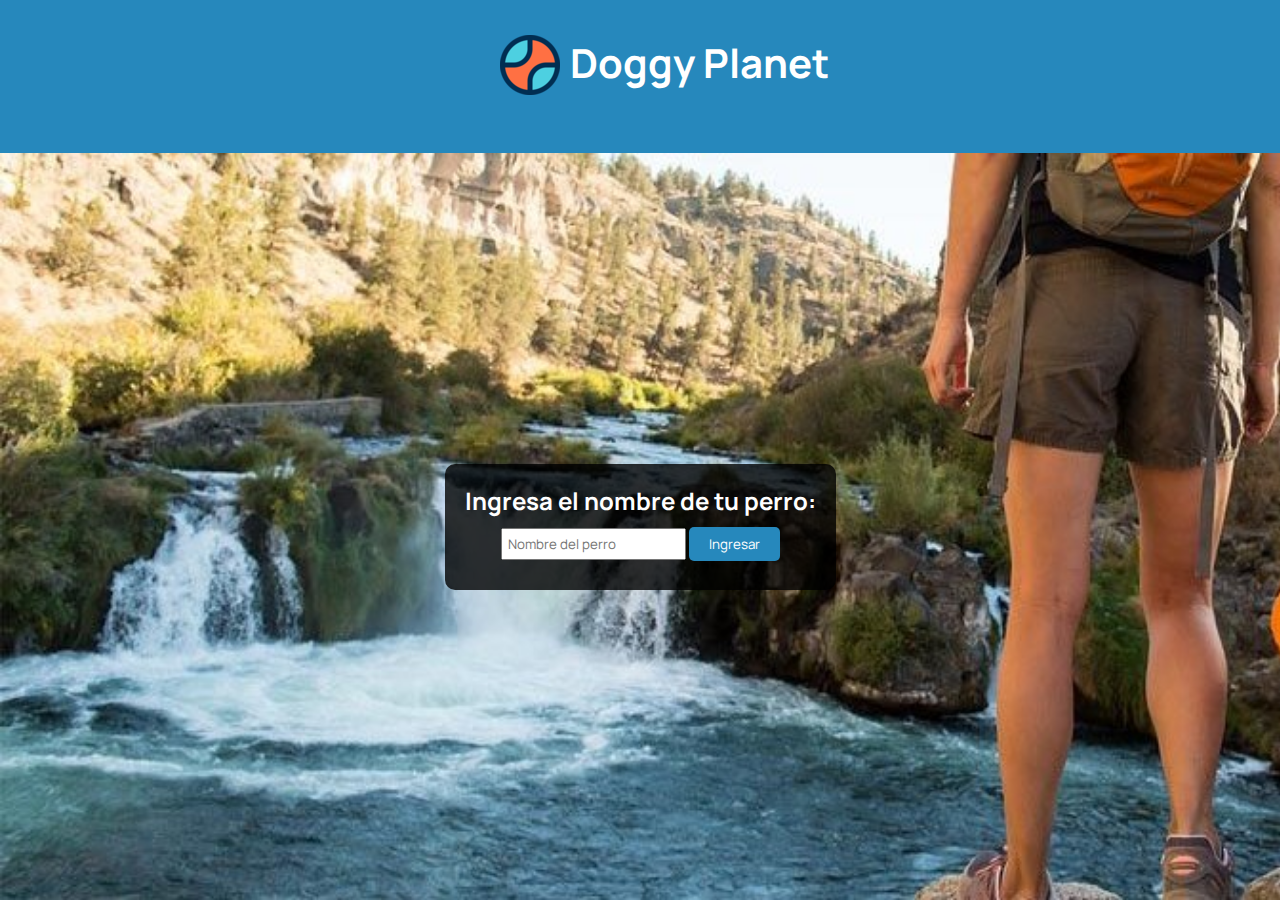
<file: index.html>
<!DOCTYPE html>
<html lang="en">
<head>
    <meta charset="UTF-8">
    <meta name="viewport" content="width=device-width, initial-scale=1.0">
    <link rel="icon" href="resources\icono.png" type="image/png">
    <link rel="stylesheet" type="text/css" href="index.css">
    <link rel="preconnect" href="https://fonts.googleapis.com">
    <link rel="preconnect" href="https://fonts.gstatic.com" crossorigin>
    <link href="https://fonts.googleapis.com/css2?family=Manrope&display=swap" rel="stylesheet">

    <title>Doggy Planet</title>
</head>
<body>
    <header>
        <section id="contenedor_pelota">
            <img src="resources/pelota2.png">
        </section>
        <h1>Doggy Planet</h1>
    </header>
    
    <div class="fondo">
        <div class="contenido">
            <h2>Ingresa el nombre de tu perro:</h2>
            <input type="text" id="nombre-perro" placeholder="Nombre del perro">
            <button id="btn-nombre">Ingresar</button>
        </div>
    </div>
    
    <script src="index.js"></script>
    
</body>
</html>
</file>
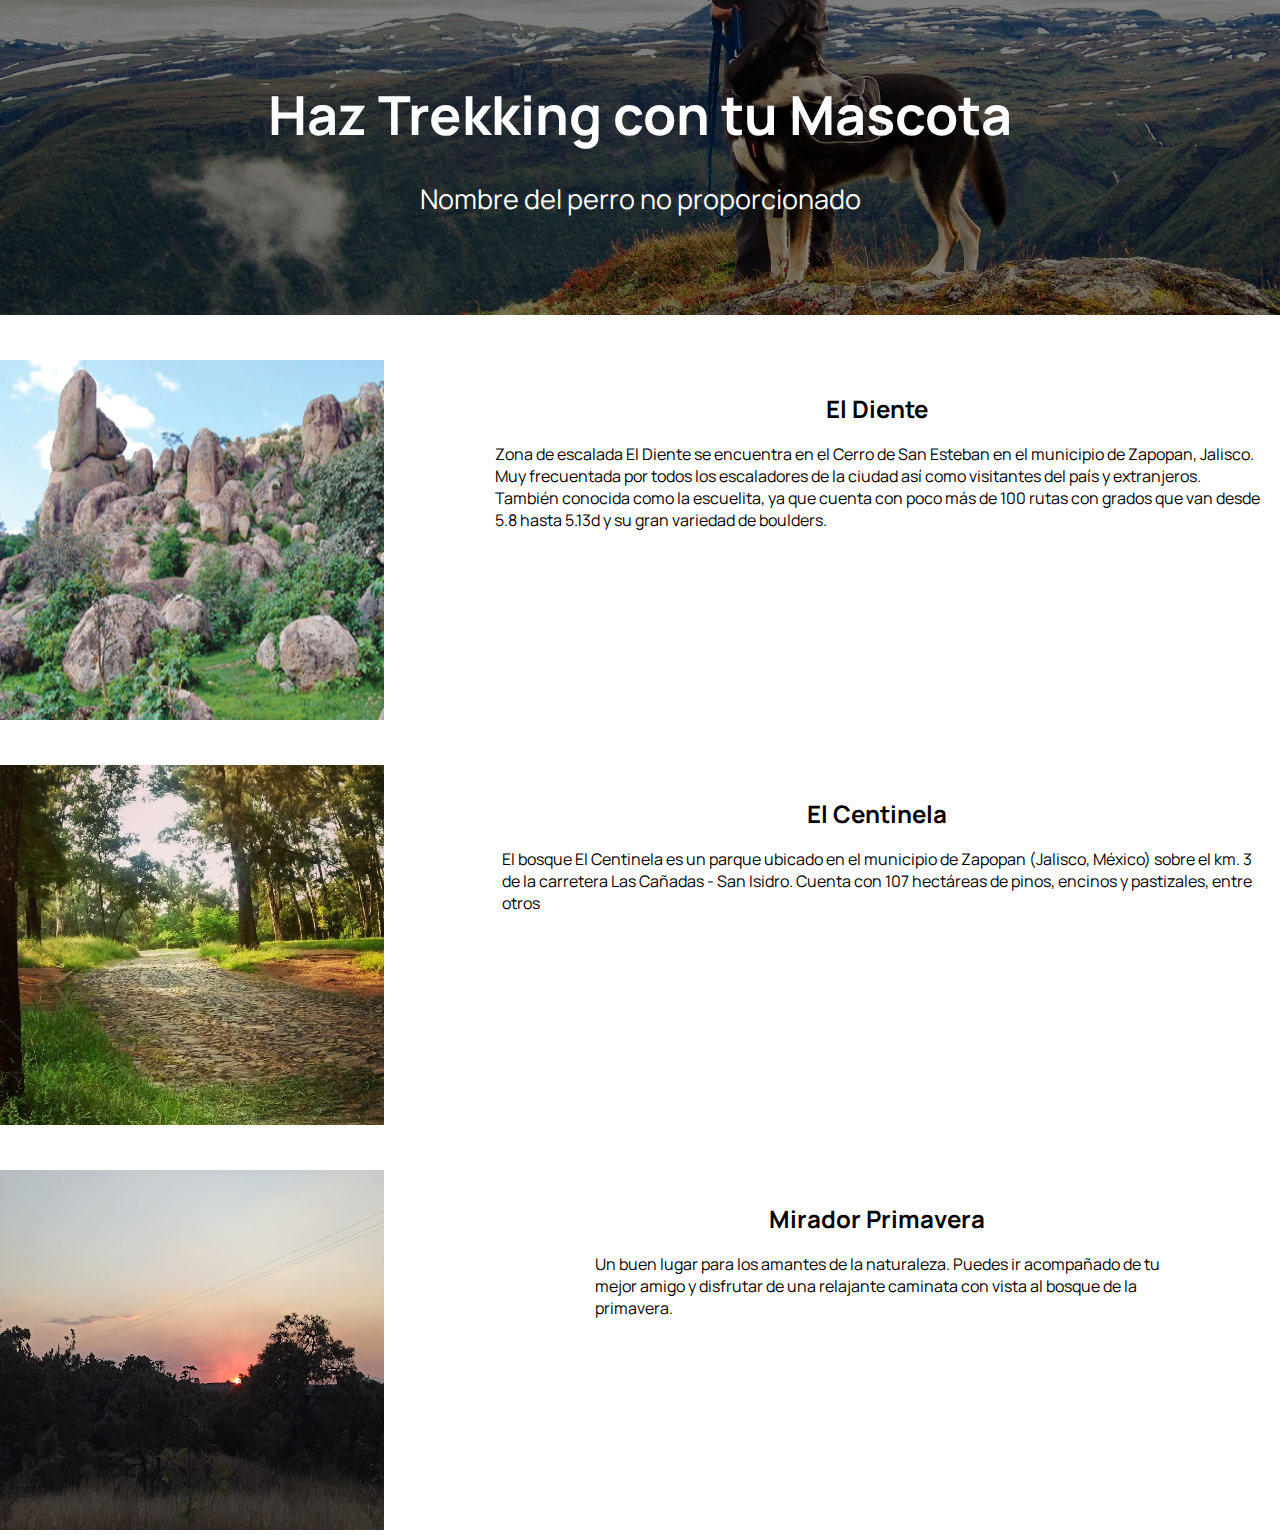
<file: lugares.html>
<!DOCTYPE html>
<html lang="en">
<head>
    <meta charset="UTF-8">
    <meta name="viewport" content="width=device-width, initial-scale=1.0">
    <title>Explora</title>
    <link rel="icon" href="resources\planeta.png" type="image/png">
    <link rel="stylesheet" type="text/css" href="lugares.css">
    <link rel="preconnect" href="https://fonts.googleapis.com">
    <link rel="preconnect" href="https://fonts.gstatic.com" crossorigin>
    <link href="https://fonts.googleapis.com/css2?family=Manrope&display=swap" rel="stylesheet">
</head>
<body>
    <header>
        <h1>Haz Trekking con tu Mascota</h1>
        <div id="nombre-perro"></div>
    </header>
    <div class="contenedor">
        <div class="imagen">
            <img src="resources/diente.jpg" style="width: 100%; height: 100%;">

        </div>
        <div class="informacion">
            <h2>El Diente</h2>
            <p>Zona de escalada El Diente se encuentra en el Cerro de San Esteban en el municipio de Zapopan, Jalisco.<br>
                 Muy frecuentada por todos los escaladores de la ciudad así como visitantes del país y extranjeros.<br> 
                 También conocida como la escuelita, ya que cuenta con poco más de 100 rutas con grados que van 
                 desde<br> 5.8 hasta 5.13d y su gran variedad de boulders.</p>

        </div>
    </div>
    <div class="contenedor">
        <div class="imagen">
            <img src="resources/centinela.jpg" style="width: 100%; height: 100%;">
        </div>
        <div class="informacion">
            <h2>El Centinela</h2>
            <p>El bosque El Centinela es un parque ubicado en el municipio de Zapopan (Jalisco, México) sobre el km. 3<br> 
                de la carretera Las Cañadas - San Isidro. Cuenta con 107 hectáreas de pinos, encinos y pastizales,
                 entre<br>otros</p>

        </div>
    </div>
    <div class="contenedor">
        <div class="imagen">
            <img src="resources/primavera.jpg" style="width: 100%; height: 100%;">
        </div>
        <div class="informacion">
            <h2>Mirador Primavera</h2>
            <p>Un buen lugar para los amantes de la naturaleza. Puedes ir acompañado de tu<br>
                mejor amigo y disfrutar de una relajante caminata con vista al bosque de la<br>
                primavera.</p>

        </div>
    </div>
    
    <script src="lugares.js"></script>
</body>
</html>
</file>
<file: index.css>
*{
    padding: 0;
    margin: 0;
    box-sizing: border-box;
    font-family: 'Manrope', sans-serif; /* Fuente importada */
}

html, body {
    width: 100%;
    height: 100%;
}

header{
    width: 100%;
    height: 17%;
    background-color: #2688BC;
}
h1{
    padding-top: 35px;
    color: #fff;
    font-size: 40px;
}
#contenedor_pelota{
    width: 5%;
    height: 50%;
    text-align: center;
    float: left;
    background-color: #2688BC;
    padding-left: 500px;
    padding-top: 35px;
    padding-right: 70px;
}

.fondo{
    background-size: cover;
    height: 83%;
    width: 100%;
    background-image: url(resources/fondoIndex.jpeg);
    position: relative;
    display: flex;
    align-items: center;
    justify-content: center;
    text-align: center;
}
.contenido {
    text-align: center;
    background-color: rgba(0, 0, 0, 0.8); /* Fondo opaco para contenido */
    padding: 20px;
    border-radius: 10px;
    color: #fff; /* Color de texto en contenido */
}

h2{
    font-size: 24px;
    margin-bottom: 10px;
    
}
  
#nombre-perro{
    padding: 5px;
    margin-bottom: 10px;
}
  
#btn-nombre{
    padding: 8px 20px;
    background-color: #2688BC;
    color: #fff;
    border: none;
    border-radius: 5px;
    cursor: pointer;
}
</file>
<file: lugares.css>
*{
    padding: 0;
    margin: 0;
    box-sizing: border-box;
    font-family: 'Manrope', sans-serif; /* Fuente importada */
}

html, body {
    width: 100%;
    height: 100%;
}

header{
    position: relative;
    width: 100%;
    height: 35vh;
    background-image: url('resources/trekking.jpg'); /* Reemplaza con la ruta de tu imagen */
    background-size: cover;
    background-position: center;
}

header::before{
    content: '';
    position: absolute;
    top: 0;
    left: 0;
    width: 100%;
    height: 100%;
    background-color: rgba(0, 0, 0, 0.5); /* Agrega un overlay semi-transparente */
}

#nombre-perro {
    position: relative;
    top: 15%;
    left: 50%;
    transform: translate(-50%, -50%);
    text-align: center;
    color: #fff;
    font-size: 3vh;
}

h1 {
    text-align: center;
    font-size: 6vh;
    color: #fff;
    position: relative;
    padding-top: 6%;
}

.contenedor{
    margin-top: 5vh;
    width: 100%;
    height: 40%;
}
.imagen{
    width: 30%;
    height: 100%;
    float: left;
}
.informacion{
    display: flex;
    width: 70%;
    height: 100%;
    align-items: center;
    padding-left: 10vh;
    flex-direction: column;
}
p{
    text-align: justify;
}
h2{
    color: black;
    margin-bottom: 2vh;
    padding-top: 4%;
}
</file>
